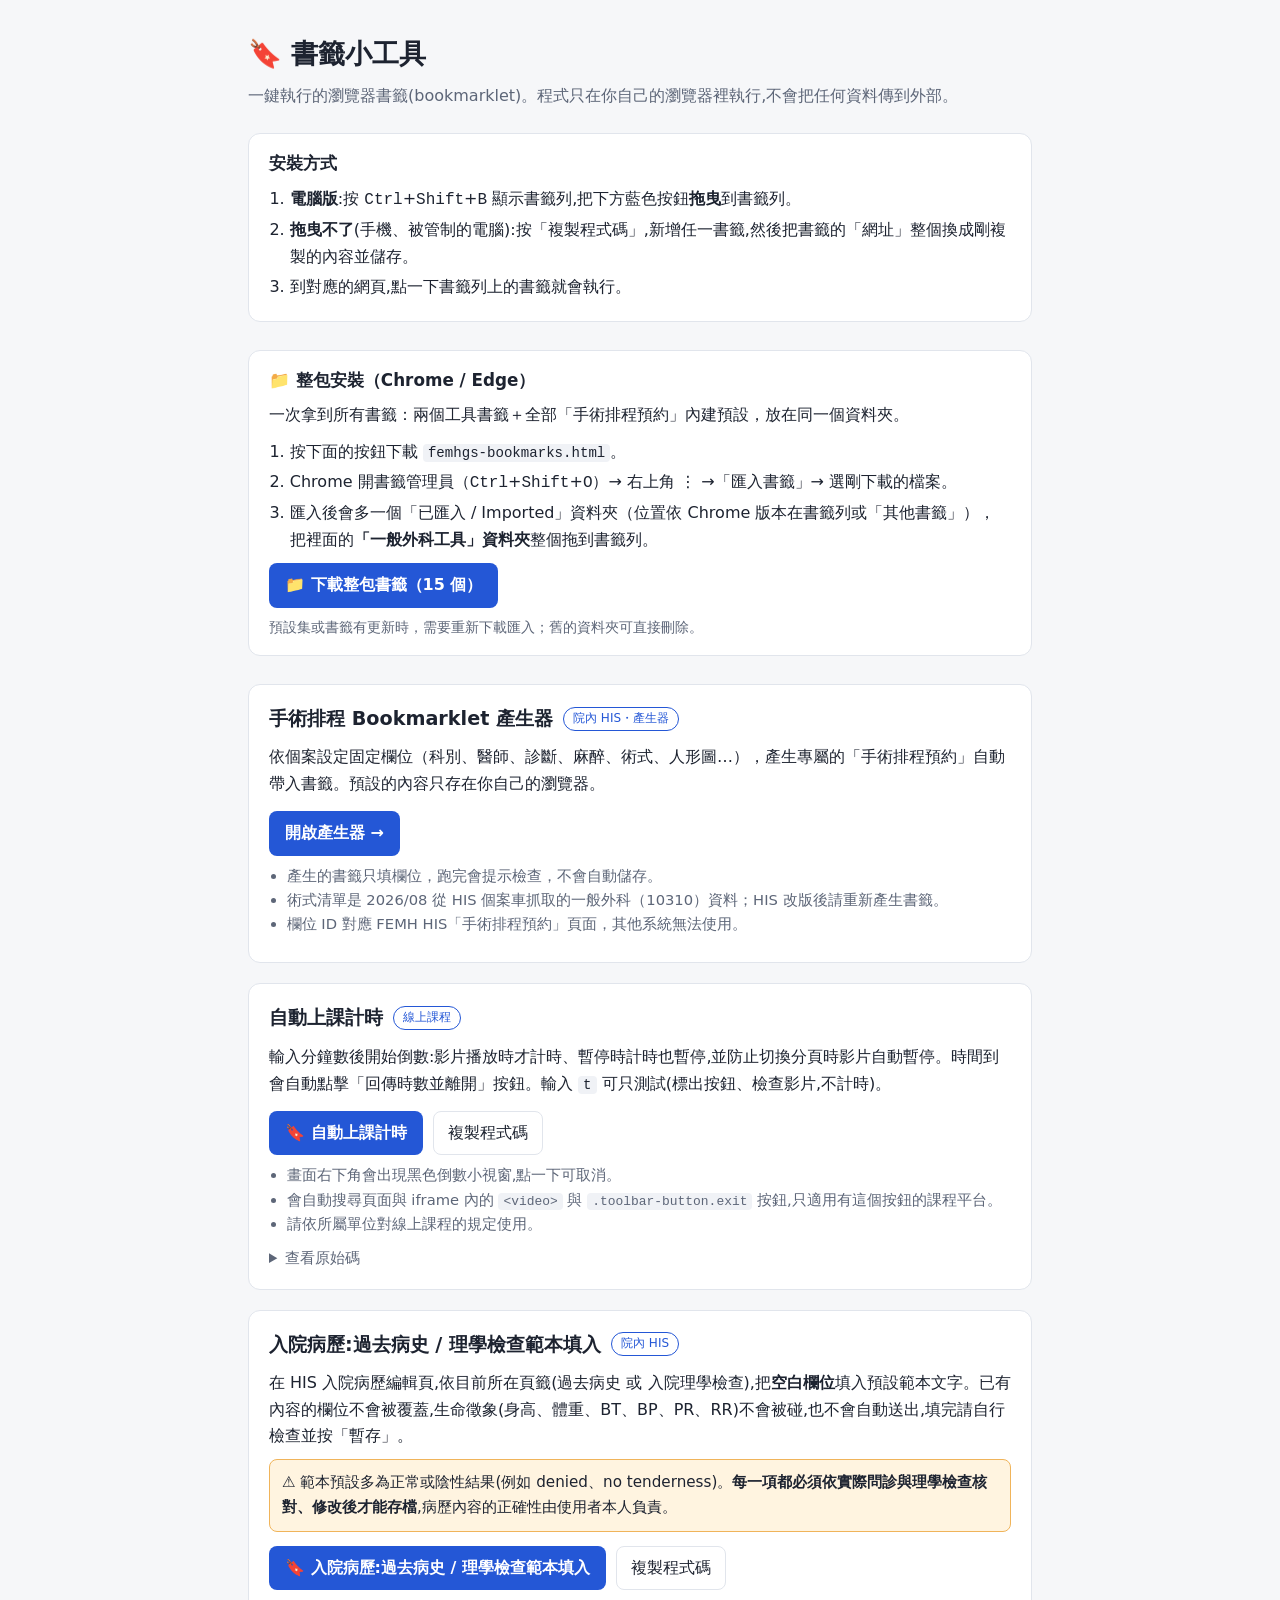
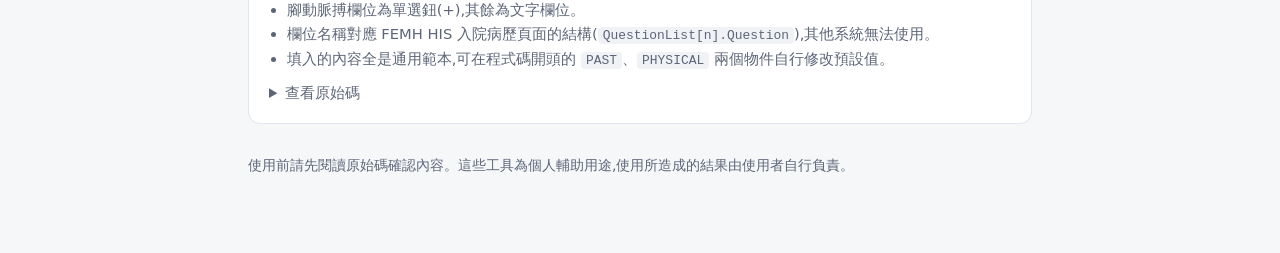
<file: index.html>
<!DOCTYPE html>
<html lang="zh-Hant">
<head>
<meta charset="utf-8">
<meta name="viewport" content="width=device-width, initial-scale=1">
<title>書籤小工具 Bookmarklets</title>
<style>
  :root { --bg:#f6f7f9; --fg:#1d2330; --muted:#5d6678; --card:#fff; --line:#e1e5ec; --accent:#2457d6; --warn-bg:#fff4e0; --warn-line:#f0b45a; --code:#f0f2f6; }
  @media (prefers-color-scheme: dark) {
    :root { --bg:#12151b; --fg:#e6e9ef; --muted:#9aa3b5; --card:#1a1f28; --line:#2a313d; --accent:#7ba2ff; --warn-bg:#33270f; --warn-line:#a87a2c; --code:#222936; }
  }
  * { box-sizing: border-box; }
  body { margin:0; background:var(--bg); color:var(--fg); font:16px/1.65 system-ui,-apple-system,"Segoe UI","Noto Sans TC","Microsoft JhengHei",sans-serif; }
  main { max-width: 820px; margin: 0 auto; padding: 32px 18px 64px; }
  h1 { font-size: 1.7rem; margin: 0 0 6px; }
  .lead { color: var(--muted); margin: 0 0 24px; }
  .how { background:var(--card); border:1px solid var(--line); border-radius:12px; padding:16px 20px; margin-bottom:28px; }
  .how h2 { font-size:1.05rem; margin:0 0 8px; }
  .how ol { margin:0; padding-left:1.3em; }
  .how li { margin:4px 0; }
  .card { background:var(--card); border:1px solid var(--line); border-radius:12px; padding:18px 20px; margin-bottom:20px; }
  .card header { display:flex; align-items:center; gap:10px; flex-wrap:wrap; }
  .card h2 { font-size:1.2rem; margin:0; }
  .tag { font-size:.75rem; color:var(--accent); border:1px solid var(--accent); border-radius:999px; padding:1px 9px; }
  .card p { margin:10px 0; }
  .warn { background:var(--warn-bg); border:1px solid var(--warn-line); border-radius:8px; padding:10px 12px; margin:10px 0; font-size:.95rem; }
  .actions { display:flex; gap:10px; flex-wrap:wrap; align-items:center; margin:14px 0 6px; }
  a.drag { display:inline-block; background:var(--accent); color:#fff; text-decoration:none; padding:9px 16px; border-radius:8px; font-weight:600; cursor:grab; }
  @media (prefers-color-scheme: dark) { a.drag { color:#0d1220; } }
  button.copy { font:inherit; background:transparent; color:var(--fg); border:1px solid var(--line); border-radius:8px; padding:8px 14px; cursor:pointer; }
  button.copy:hover { border-color:var(--accent); }
  button.dlbtn { font:inherit; background:var(--accent); color:#fff; border:0; border-radius:8px; padding:9px 16px; font-weight:600; cursor:pointer; }
  @media (prefers-color-scheme: dark) { button.dlbtn { color:#0d1220; } }
  .notes { color:var(--muted); font-size:.92rem; padding-left:1.2em; margin:8px 0; }
  code { background:var(--code); padding:1px 5px; border-radius:4px; font-size:.88em; }
  details { margin-top:10px; }
  summary { cursor:pointer; color:var(--muted); font-size:.92rem; }
  pre { background:var(--code); border-radius:8px; padding:12px; overflow:auto; max-height:320px; font-size:.78rem; line-height:1.45; white-space:pre-wrap; word-break:break-all; }
  pre code { background:none; padding:0; font-size:inherit; }
  footer { color:var(--muted); font-size:.88rem; margin-top:30px; }
  #toast { position:fixed; left:50%; bottom:24px; transform:translateX(-50%); background:#000; color:#fff; padding:8px 16px; border-radius:8px; opacity:0; transition:opacity .2s; pointer-events:none; }
  #toast.show { opacity:.92; }
</style>
</head>
<body>
<main>
  <h1>🔖 書籤小工具</h1>
  <p class="lead">一鍵執行的瀏覽器書籤(bookmarklet)。程式只在你自己的瀏覽器裡執行,不會把任何資料傳到外部。</p>

  <section class="how">
    <h2>安裝方式</h2>
    <ol>
      <li><strong>電腦版</strong>:按 <kbd>Ctrl</kbd>+<kbd>Shift</kbd>+<kbd>B</kbd> 顯示書籤列,把下方藍色按鈕<strong>拖曳</strong>到書籤列。</li>
      <li><strong>拖曳不了</strong>(手機、被管制的電腦):按「複製程式碼」,新增任一書籤,然後把書籤的「網址」整個換成剛複製的內容並儲存。</li>
      <li>到對應的網頁,點一下書籤列上的書籤就會執行。</li>
    </ol>
  </section>

  <section class="how">
    <h2>📁 整包安裝（Chrome / Edge）</h2>
    <p style="margin:0 0 10px">一次拿到所有書籤：兩個工具書籤＋全部「手術排程預約」內建預設，放在同一個資料夾。</p>
    <ol>
      <li>按下面的按鈕下載 <code>femhgs-bookmarks.html</code>。</li>
      <li>Chrome 開書籤管理員（<kbd>Ctrl</kbd>+<kbd>Shift</kbd>+<kbd>O</kbd>）→ 右上角 ⋮ →「匯入書籤」→ 選剛下載的檔案。</li>
      <li>匯入後會多一個「已匯入 / Imported」資料夾（位置依 Chrome 版本在書籤列或「其他書籤」），把裡面的<strong>「一般外科工具」資料夾</strong>整個拖到書籤列。</li>
    </ol>
    <p style="margin:10px 0 0"><button type="button" class="dlbtn" id="dlAll">📁 下載整包書籤</button></p>
    <p class="lead" style="margin:8px 0 0;font-size:.88rem">預設集或書籤有更新時，需要重新下載匯入；舊的資料夾可直接刪除。</p>
  </section>


    <article class="card" id="surgery-schedule">
      <header>
        <h2>手術排程 Bookmarklet 產生器</h2>
        <span class="tag">院內 HIS・產生器</span>
      </header>
      <p>依個案設定固定欄位（科別、醫師、診斷、麻醉、術式、人形圖…），產生專屬的「手術排程預約」自動帶入書籤。預設的內容只存在你自己的瀏覽器。</p>
      <div class="actions">
        <a class="drag" href="surgery-schedule/" style="cursor:pointer">開啟產生器 →</a>
      </div>
      <ul class="notes"><li>產生的書籤只填欄位，跑完會提示檢查，不會自動儲存。</li><li>術式清單是 2026/08 從 HIS 個案車抓取的一般外科（10310）資料；HIS 改版後請重新產生書籤。</li><li>欄位 ID 對應 FEMH HIS「手術排程預約」頁面，其他系統無法使用。</li></ul>
    </article>


    <article class="card" id="auto-class">
      <header>
        <h2>自動上課計時</h2>
        <span class="tag">線上課程</span>
      </header>
      <p>輸入分鐘數後開始倒數:影片播放時才計時、暫停時計時也暫停,並防止切換分頁時影片自動暫停。時間到會自動點擊「回傳時數並離開」按鈕。輸入 <code>t</code> 可只測試(標出按鈕、檢查影片,不計時)。</p>
      
      <div class="actions">
        <a class="drag" href="javascript:(function()%7Bvar%20inp%3Dprompt('%E5%B9%BE%E5%88%86%E9%90%98%E5%BE%8C%E9%BB%9E%E6%93%8A%E3%80%8C%E5%9B%9E%E5%82%B3%E6%99%82%E6%95%B8%E4%B8%A6%E9%9B%A2%E9%96%8B%E3%80%8D%3F(%E8%BC%B8%E5%85%A5%20t%20%E5%8F%AA%E6%B8%AC%E8%A9%A6)'%2C'30')%3Bif(inp%3D%3D%3Dnull)return%3Bif(window.__exitT)%7BclearInterval(window.__exitT)%3Bwindow.__exitT%3Dnull%7Dvar%20old%3Ddocument.getElementById('__exitB')%3Bif(old)old.remove()%3Bfunction%20patch(w)%7Btry%7Bif(w.__noPause)return%3Bw.__noPause%3D1%3Bvar%20d%3Dw.document%3B%5B'hidden'%2C'webkitHidden'%5D.forEach(function(k)%7Btry%7BObject.defineProperty(d%2Ck%2C%7Bget%3Afunction()%7Breturn%20false%7D%2Cconfigurable%3Atrue%7D)%7Dcatch(e)%7B%7D%7D)%3B%5B'visibilityState'%2C'webkitVisibilityState'%5D.forEach(function(k)%7Btry%7BObject.defineProperty(d%2Ck%2C%7Bget%3Afunction()%7Breturn%20'visible'%7D%2Cconfigurable%3Atrue%7D)%7Dcatch(e)%7B%7D%7D)%3Btry%7Bd.hasFocus%3Dfunction()%7Breturn%20true%7D%7Dcatch(e)%7B%7D%5B'visibilitychange'%2C'webkitvisibilitychange'%2C'blur'%5D.forEach(function(n)%7B%5Bw%2Cd%5D.forEach(function(x)%7Bx.addEventListener(n%2Cfunction(e)%7Bif(e.target%3D%3D%3Dw%7C%7Ce.target%3D%3D%3Dd)e.stopImmediatePropagation()%7D%2Ctrue)%7D)%7D)%7Dcatch(e)%7B%7D%7Dfunction%20all(w)%7Bpatch(w)%3Btry%7Bw.document.querySelectorAll('iframe%2Cframe').forEach(function(f)%7Ball(f.contentWindow)%7D)%7Dcatch(e)%7B%7D%7Dfunction%20vid(d)%7Btry%7Bvar%20v%3Dd.querySelector('video')%3Bif(v)return%20v%3Bvar%20f%3Dd.querySelectorAll('iframe%2Cframe')%3Bfor(var%20i%3D0%3Bi%3Cf.length%3Bi%2B%2B)%7Bvar%20r%3Dvid(f%5Bi%5D.contentDocument)%3Bif(r)return%20r%7D%7Dcatch(x)%7B%7Dreturn%20null%7Dfunction%20playing()%7Bvar%20v%3Dvid(document)%3Bif(v)return%20!v.paused%7C%7Cv.ended%3Btry%7Breturn%20!Object.getOwnPropertyDescriptor(Document.prototype%2C'hidden').get.call(document)%7Dcatch(e)%7Breturn%20true%7D%7Dfunction%20find(d)%7Btry%7Bvar%20e%3Dd.querySelector('.toolbar-button.exit')%3Bif(e)return%20e%3Bvar%20f%3Dd.querySelectorAll('iframe%2Cframe')%3Bfor(var%20i%3D0%3Bi%3Cf.length%3Bi%2B%2B)%7Bvar%20r%3Dfind(f%5Bi%5D.contentDocument)%3Bif(r)return%20r%7D%7Dcatch(x)%7B%7Dreturn%20null%7Dall(window)%3Bvar%20B%3Ddocument.createElement('div')%3BB.id%3D'__exitB'%3BB.style.cssText%3D'position%3Afixed%3Bright%3A12px%3Bbottom%3A12px%3Bz-index%3A2147483647%3Bbackground%3Ablack%3Bcolor%3Awhite%3Bpadding%3A8px%2012px%3Bborder-radius%3A8px%3Bfont%3A14px%20sans-serif%3Bcursor%3Apointer'%3Bdocument.body.appendChild(B)%3Bfunction%20done(msg)%7BB.textContent%3Dmsg%3BsetTimeout(function()%7BB.remove()%7D%2C6000)%7Dif(String(inp).trim().toLowerCase()%3D%3D%3D't')%7Bvar%20b0%3Dfind(document)%3Bvar%20v0%3Dvid(document)%3Bdone((b0%3F'%E6%89%BE%E5%88%B0%E6%8C%89%E9%88%95'%3A'%E6%89%BE%E4%B8%8D%E5%88%B0%E6%8C%89%E9%88%95')%2B'%7C'%2B(v0%3F(v0.paused%3F'%E5%BD%B1%E7%89%87%E6%9A%AB%E5%81%9C%E4%B8%AD'%3A'%E5%BD%B1%E7%89%87%E6%92%AD%E6%94%BE%E4%B8%AD')%3A'%E6%89%BE%E4%B8%8D%E5%88%B0%E5%BD%B1%E7%89%87')%2B'%7C%E5%B7%B2%E5%A5%97%E7%94%A8%E9%98%B2%E6%9A%AB%E5%81%9C')%3Bif(b0)b0.style.outline%3D'4px%20solid%20red'%3Breturn%7Dvar%20m%3DparseFloat(inp)%3Bif(!(m%3E0))%7BB.remove()%3Breturn%7Dvar%20rem%3Dm*60%3Bvar%20last%3DDate.now()%3Bvar%20t%3DsetInterval(tick%2C1000)%3Bwindow.__exitT%3Dt%3BB.onclick%3Dfunction()%7BclearInterval(t)%3Bwindow.__exitT%3Dnull%3BB.remove()%7D%3Bfunction%20tick()%7Ball(window)%3Bvar%20now%3DDate.now()%3Bvar%20dt%3D(now-last)%2F1000%3Blast%3Dnow%3Bvar%20p%3Dplaying()%3Bif(p)rem%3Drem-dt%3Bif(rem%3E0)%7Bvar%20s%3DMath.round(rem)%3Bvar%20mm%3DMath.floor(s%2F60)%3Bvar%20ss%3Ds-mm*60%3BB.textContent%3D(p%3F'%E2%8F%B3%20'%3A'%E2%8F%B8%20%E5%BD%B1%E7%89%87%E6%9A%AB%E5%81%9C%2C%E8%A8%88%E6%99%82%E6%9A%AB%E5%81%9C%20')%2Bmm%2B'%3A'%2B('0'%2Bss).slice(-2)%2B'%20%E5%BE%8C%E5%9B%9E%E5%82%B3%E6%99%82%E6%95%B8(%E9%BB%9E%E6%AD%A4%E5%8F%96%E6%B6%88)'%3Breturn%7DclearInterval(t)%3Bwindow.__exitT%3Dnull%3Bvar%20b%3Dfind(document)%3Bif(b)%7Bb.click()%3Bdone('%E2%9C%85%20%E5%B7%B2%E9%BB%9E%E6%93%8A')%7Delse%20done('%E2%9D%8C%20%E6%89%BE%E4%B8%8D%E5%88%B0%E6%8C%89%E9%88%95')%7Dtick()%7D)()%3B" draggable="true" title="拖曳到書籤列" onclick="alert('請把這個按鈕「拖曳」到瀏覽器的書籤列,不要直接點擊。');return false;">🔖 自動上課計時</a>
        <button type="button" class="copy" data-id="auto-class">複製程式碼</button>
      </div>
      <ul class="notes"><li>畫面右下角會出現黑色倒數小視窗,點一下可取消。</li><li>會自動搜尋頁面與 iframe 內的 <code>&lt;video&gt;</code> 與 <code>.toolbar-button.exit</code> 按鈕,只適用有這個按鈕的課程平台。</li><li>請依所屬單位對線上課程的規定使用。</li></ul>
      <details>
        <summary>查看原始碼</summary>
        <pre><code>(function(){var inp=prompt('幾分鐘後點擊「回傳時數並離開」?(輸入 t 只測試)','30');if(inp===null)return;if(window.__exitT){clearInterval(window.__exitT);window.__exitT=null}var old=document.getElementById('__exitB');if(old)old.remove();function patch(w){try{if(w.__noPause)return;w.__noPause=1;var d=w.document;['hidden','webkitHidden'].forEach(function(k){try{Object.defineProperty(d,k,{get:function(){return false},configurable:true})}catch(e){}});['visibilityState','webkitVisibilityState'].forEach(function(k){try{Object.defineProperty(d,k,{get:function(){return 'visible'},configurable:true})}catch(e){}});try{d.hasFocus=function(){return true}}catch(e){}['visibilitychange','webkitvisibilitychange','blur'].forEach(function(n){[w,d].forEach(function(x){x.addEventListener(n,function(e){if(e.target===w||e.target===d)e.stopImmediatePropagation()},true)})})}catch(e){}}function all(w){patch(w);try{w.document.querySelectorAll('iframe,frame').forEach(function(f){all(f.contentWindow)})}catch(e){}}function vid(d){try{var v=d.querySelector('video');if(v)return v;var f=d.querySelectorAll('iframe,frame');for(var i=0;i&lt;f.length;i++){var r=vid(f[i].contentDocument);if(r)return r}}catch(x){}return null}function playing(){var v=vid(document);if(v)return !v.paused||v.ended;try{return !Object.getOwnPropertyDescriptor(Document.prototype,'hidden').get.call(document)}catch(e){return true}}function find(d){try{var e=d.querySelector('.toolbar-button.exit');if(e)return e;var f=d.querySelectorAll('iframe,frame');for(var i=0;i&lt;f.length;i++){var r=find(f[i].contentDocument);if(r)return r}}catch(x){}return null}all(window);var B=document.createElement('div');B.id='__exitB';B.style.cssText='position:fixed;right:12px;bottom:12px;z-index:2147483647;background:black;color:white;padding:8px 12px;border-radius:8px;font:14px sans-serif;cursor:pointer';document.body.appendChild(B);function done(msg){B.textContent=msg;setTimeout(function(){B.remove()},6000)}if(String(inp).trim().toLowerCase()==='t'){var b0=find(document);var v0=vid(document);done((b0?'找到按鈕':'找不到按鈕')+'|'+(v0?(v0.paused?'影片暫停中':'影片播放中'):'找不到影片')+'|已套用防暫停');if(b0)b0.style.outline='4px solid red';return}var m=parseFloat(inp);if(!(m&gt;0)){B.remove();return}var rem=m*60;var last=Date.now();var t=setInterval(tick,1000);window.__exitT=t;B.onclick=function(){clearInterval(t);window.__exitT=null;B.remove()};function tick(){all(window);var now=Date.now();var dt=(now-last)/1000;last=now;var p=playing();if(p)rem=rem-dt;if(rem&gt;0){var s=Math.round(rem);var mm=Math.floor(s/60);var ss=s-mm*60;B.textContent=(p?'⏳ ':'⏸ 影片暫停,計時暫停 ')+mm+':'+('0'+ss).slice(-2)+' 後回傳時數(點此取消)';return}clearInterval(t);window.__exitT=null;var b=find(document);if(b){b.click();done('✅ 已點擊')}else done('❌ 找不到按鈕')}tick()})();</code></pre>
      </details>
    </article>

    <article class="card" id="pe-template">
      <header>
        <h2>入院病歷:過去病史 / 理學檢查範本填入</h2>
        <span class="tag">院內 HIS</span>
      </header>
      <p>在 HIS 入院病歷編輯頁,依目前所在頁籤(過去病史 或 入院理學檢查),把<strong>空白欄位</strong>填入預設範本文字。已有內容的欄位不會被覆蓋,生命徵象(身高、體重、BT、BP、PR、RR)不會被碰,也不會自動送出,填完請自行檢查並按「暫存」。</p>
      <div class="warn" role="note">⚠️ 範本預設多為正常或陰性結果(例如 denied、no tenderness)。<strong>每一項都必須依實際問診與理學檢查核對、修改後才能存檔</strong>,病歷內容的正確性由使用者本人負責。</div>
      <div class="actions">
        <a class="drag" href="javascript:(function()%7B%20%20var%20PAST%20%3D%20%7B%20%20%20%20%22Cardiovascular%20disease%22%3A%20%22denied%22%2C%20%20%20%20%22Hypertension%22%3A%20%22denied%22%2C%20%20%20%20%22Pulmonary%20disease%22%3A%20%22denied%22%2C%20%20%20%20%22Gastrointestinal%20disease%22%3A%20%22denied%22%2C%20%20%20%20%22Liver%20disease%22%3A%20%22denied%22%2C%20%20%20%20%22Renal%20disease%22%3A%20%22denied%22%2C%20%20%20%20%22D.M.%20or%20Endocrinopathy%22%3A%20%22denied%22%2C%20%20%20%20%22Cigarette%20smoking%20or%20Alcohol%20drinking%22%3A%20%22denied%22%2C%20%20%20%20%22Drug%20allergy%22%3A%20%22NKA%22%2C%20%20%20%20%22Previous%20Operation%22%3A%20%22denied%22%2C%20%20%20%20%22Blood%20Transfusion%22%3A%20%22denied%22%2C%20%20%20%20%22Special%20exposure%20history%22%3A%20%22denied%22%2C%20%20%20%20%22Others%22%3A%20%22nil%22%20%20%7D%3B%20%20var%20PHYSICAL%20%3D%20%7B%20%20%20%20%22Development%22%3A%20%22fair%22%2C%20%20%20%20%22Nutrition%22%3A%20%22fair%22%2C%20%20%20%20%22Mentality%22%3A%20%22oriented%22%2C%20%20%20%20%22Cooperation%22%3A%20%22cooperative%22%2C%20%20%20%20%22Conjunctiva%22%3A%20%22not%20pale%22%2C%20%20%20%20%22Sclera%22%3A%20%22anicteric%22%2C%20%20%20%20%22Pupil%22%3A%20%22Isocoric%22%2C%20%20%20%20%22Light%20reflex%22%3A%20%22(%2B%2F%2B)%2C%20prompt%22%2C%20%20%20%20%22E.N.T.%22%3A%20%22grossly%20normal%22%2C%20%20%20%20%22Thyroid%22%3A%20%22no%20obvious%20enlargement%22%2C%20%20%20%20%22Lymph%20node%22%3A%20%22no%20obvious%20enlarged%20lymphnode%22%2C%20%20%20%20%22Chest%20wall%22%3A%20%22bilateral%20symmetric%20expansion%22%2C%20%20%20%20%22Lung%22%3A%20%22bilateral%20clear%20breathing%20sound%22%2C%20%20%20%20%22Breast%22%3A%20%22not%20examined%22%2C%20%20%20%20%22Heart%22%3A%20%22no%20murmur%22%2C%20%20%20%20%22Shape%22%3A%20%22soft%20and%20flat%22%2C%20%20%20%20%22Tenderness%22%3A%20%22no%20tenderness%22%2C%20%20%20%20%22Liver%22%3A%20%22impalpable%22%2C%20%20%20%20%22Spleen%22%3A%20%22impalpable%22%2C%20%20%20%20%22Scar%22%3A%20%22nil%22%2C%20%20%20%20%22Palpable%20Mass%22%3A%20%22impalpable%22%2C%20%20%20%20%22Kidney%22%3A%20%22no%20CV%20angle%20knocking%20pain%22%2C%20%20%20%20%22Bowel%20Sound%22%3A%20%22normoactive%22%2C%20%20%20%20%22others%22%3A%20%22nil%22%2C%20%20%20%20%22Extremities%22%3A%20%22Freely%20movable%2C%20no%20pitting%20edema%22%2C%20%20%20%20%22External%20genitalia%22%3A%20%22no%20abnormality%22%2C%20%20%20%20%22Carotid%20a.(right)%22%3A%20%22%2B%22%2C%20%20%20%20%22Carotid%20a.(left)%22%3A%20%22%2B%22%2C%20%20%20%20%22Radial%20a.(right)%22%3A%20%22%2B%22%2C%20%20%20%20%22Radial%20a.(left)%22%3A%20%22%2B%22%2C%20%20%20%20%22Femoral%20a.(right)%22%3A%20%22%2B%22%2C%20%20%20%20%22Femoral%20a.(left)%22%3A%20%22%2B%22%2C%20%20%20%20%22Popliteal%20a.(right)%22%3A%20%22%2B%22%2C%20%20%20%20%22Popliteal%20a.(left)%22%3A%20%22%2B%22%2C%20%20%20%20%22Dorsalis%20pedis%20a.(right)%22%3A%20%22%2B%22%2C%20%20%20%20%22Dorsalis%20pedis%20a.(left)%22%3A%20%22%2B%22%2C%20%20%20%20%22Posterior%20tibial%20a.(right)%22%3A%20%22%2B%22%2C%20%20%20%20%22Posterior%20tibial%20a.(left)%22%3A%20%22%2B%22%20%20%7D%3B%20%20var%20SKIP_VITALS%20%3D%20%5B%22Body%20height%22%2C%22Body%20weight%22%2C%22BT%22%2C%22BP%22%2C%22PR%22%2C%22RR%22%5D%3B%20%20function%20norm(s)%7B%20return%20(s%7C%7C%22%22).trim()%3B%20%7D%20%20var%20qEls%20%3D%20document.querySelectorAll('input%5Bname%24%3D%22.Question%22%5D')%3B%20%20if%20(qEls.length%20%3D%3D%3D%200)%7B%20alert(%22%E6%89%BE%E4%B8%8D%E5%88%B0%E6%AC%84%E4%BD%8D%2C%E8%AB%8B%E7%A2%BA%E8%AA%8D%E7%9B%AE%E5%89%8D%E5%9C%A8%E3%80%8C%E9%81%8E%E5%8E%BB%E7%97%85%E5%8F%B2%E3%80%8D%E6%88%96%E3%80%8C%E5%85%A5%E9%99%A2%E7%90%86%E5%AD%B8%E6%AA%A2%E6%9F%A5%E3%80%8D%E9%A0%81%E7%B1%A4%22)%3B%20return%3B%20%7D%20%20var%20questions%20%3D%20Array.prototype.map.call(qEls%2C%20function(el)%7B%20return%20norm(el.value)%3B%20%7D)%3B%20%20var%20isPast%20%3D%20questions.indexOf(%22Cardiovascular%20disease%22)%20!%3D%3D%20-1%3B%20%20var%20isPhysical%20%3D%20questions.indexOf(%22Body%20height%22)%20!%3D%3D%20-1%3B%20%20var%20map%20%3D%20isPast%20%3F%20PAST%20%3A%20(isPhysical%20%3F%20PHYSICAL%20%3A%20null)%3B%20%20if%20(!map)%7B%20alert(%22%E7%9B%AE%E5%89%8D%E9%A0%81%E7%B1%A4%E4%B8%8D%E6%98%AF%E3%80%8C%E9%81%8E%E5%8E%BB%E7%97%85%E5%8F%B2%E3%80%8D%E6%88%96%E3%80%8C%E5%85%A5%E9%99%A2%E7%90%86%E5%AD%B8%E6%AA%A2%E6%9F%A5%E3%80%8D%2C%E7%84%A1%E6%B3%95%E8%87%AA%E5%8B%95%E5%A1%AB%E5%85%A5%22)%3B%20return%3B%20%7D%20%20var%20filled%20%3D%200%2C%20skippedVitals%20%3D%200%2C%20skippedFilled%20%3D%200%2C%20notFound%20%3D%200%3B%20%20qEls.forEach(function(qEl)%7B%20%20%20%20var%20m%20%3D%20qEl.name.match(%2FQuestionList%5C%5B(%5Cd%2B)%5C%5D%2F)%3B%20%20%20%20if%20(!m)%20return%3B%20%20%20%20var%20idx%20%3D%20m%5B1%5D%3B%20%20%20%20var%20qText%20%3D%20norm(qEl.value)%3B%20%20%20%20if%20(isPhysical%20%26%26%20SKIP_VITALS.indexOf(qText)%20!%3D%3D%20-1)%7B%20skippedVitals%2B%2B%3B%20return%3B%20%7D%20%20%20%20if%20(!(qText%20in%20map))%20return%3B%20%20%20%20var%20answerEls%20%3D%20document.querySelectorAll('%5Bname%3D%22QuestionList%5B'%2Bidx%2B'%5D.Answer%22%5D')%3B%20%20%20%20if%20(!answerEls.length)%20return%3B%20%20%20%20var%20desired%20%3D%20map%5BqText%5D%3B%20%20%20%20if%20(answerEls%5B0%5D.type%20%3D%3D%3D%20%22radio%22)%7B%20%20%20%20%20%20var%20alreadyChecked%20%3D%20Array.prototype.some.call(answerEls%2C%20function(r)%7B%20return%20r.checked%3B%20%7D)%3B%20%20%20%20%20%20if%20(alreadyChecked)%7B%20skippedFilled%2B%2B%3B%20return%3B%20%7D%20%20%20%20%20%20var%20target%20%3D%20Array.prototype.filter.call(answerEls%2C%20function(r)%7B%20return%20r.value%20%3D%3D%3D%20desired%3B%20%7D)%5B0%5D%3B%20%20%20%20%20%20if%20(!target)%7B%20notFound%2B%2B%3B%20return%3B%20%7D%20%20%20%20%20%20target.checked%20%3D%20true%3B%20%20%20%20%20%20target.dispatchEvent(new%20Event(%22click%22%2C%20%7Bbubbles%3Atrue%7D))%3B%20%20%20%20%20%20target.dispatchEvent(new%20Event(%22change%22%2C%20%7Bbubbles%3Atrue%7D))%3B%20%20%20%20%20%20filled%2B%2B%3B%20%20%20%20%7D%20else%20%7B%20%20%20%20%20%20var%20el%20%3D%20answerEls%5B0%5D%3B%20%20%20%20%20%20if%20(norm(el.value)%20!%3D%3D%20%22%22)%7B%20skippedFilled%2B%2B%3B%20return%3B%20%7D%20%20%20%20%20%20el.value%20%3D%20desired%3B%20%20%20%20%20%20el.dispatchEvent(new%20Event(%22input%22%2C%20%7Bbubbles%3Atrue%7D))%3B%20%20%20%20%20%20el.dispatchEvent(new%20Event(%22change%22%2C%20%7Bbubbles%3Atrue%7D))%3B%20%20%20%20%20%20filled%2B%2B%3B%20%20%20%20%7D%20%20%7D)%3B%20%20alert(%22%E5%B7%B2%E8%87%AA%E5%8B%95%E5%A1%AB%E5%85%A5%20%22%20%2B%20filled%20%2B%20%22%20%E5%80%8B%E6%AC%84%E4%BD%8D%22%20%2B%20(isPhysical%20%3F%20(%22%5Cn%E7%95%A5%E9%81%8E%E7%94%9F%E5%91%BD%E5%BE%B5%E8%B1%A1(%E4%B8%8D%E5%8B%95)%20%22%20%2B%20skippedVitals%20%2B%20%22%20%E5%80%8B%22)%20%3A%20%22%22)%20%2B%20%22%5Cn%E7%95%A5%E9%81%8E%E5%B7%B2%E6%9C%89%E5%85%A7%E5%AE%B9%20%22%20%2B%20skippedFilled%20%2B%20%22%20%E5%80%8B%22%20%2B%20(notFound%3F%20(%22%5Cn%E6%89%BE%E4%B8%8D%E5%88%B0%E5%B0%8D%E6%87%89%E9%81%B8%E9%A0%85%20%22%20%2B%20notFound%20%2B%20%22%20%E5%80%8B%22)%20%3A%20%22%22)%20%2B%20%22%5Cn%5Cn%E5%A1%AB%E5%AE%8C%E8%AB%8B%E8%87%AA%E8%A1%8C%E6%AA%A2%E6%9F%A5%E4%B8%A6%E6%8C%89%E3%80%8C%E6%9A%AB%E5%AD%98%E3%80%8D%E5%84%B2%E5%AD%98%22)%3B%7D)()%3B" draggable="true" title="拖曳到書籤列" onclick="alert('請把這個按鈕「拖曳」到瀏覽器的書籤列,不要直接點擊。');return false;">🔖 入院病歷:過去病史 / 理學檢查範本填入</a>
        <button type="button" class="copy" data-id="pe-template">複製程式碼</button>
      </div>
      <ul class="notes"><li>腳動脈搏欄位為單選鈕(+),其餘為文字欄位。</li><li>欄位名稱對應 FEMH HIS 入院病歷頁面的結構(<code>QuestionList[n].Question</code>),其他系統無法使用。</li><li>填入的內容全是通用範本,可在程式碼開頭的 <code>PAST</code>、<code>PHYSICAL</code> 兩個物件自行修改預設值。</li></ul>
      <details>
        <summary>查看原始碼</summary>
        <pre><code>(function(){  var PAST = {    &quot;Cardiovascular disease&quot;: &quot;denied&quot;,    &quot;Hypertension&quot;: &quot;denied&quot;,    &quot;Pulmonary disease&quot;: &quot;denied&quot;,    &quot;Gastrointestinal disease&quot;: &quot;denied&quot;,    &quot;Liver disease&quot;: &quot;denied&quot;,    &quot;Renal disease&quot;: &quot;denied&quot;,    &quot;D.M. or Endocrinopathy&quot;: &quot;denied&quot;,    &quot;Cigarette smoking or Alcohol drinking&quot;: &quot;denied&quot;,    &quot;Drug allergy&quot;: &quot;NKA&quot;,    &quot;Previous Operation&quot;: &quot;denied&quot;,    &quot;Blood Transfusion&quot;: &quot;denied&quot;,    &quot;Special exposure history&quot;: &quot;denied&quot;,    &quot;Others&quot;: &quot;nil&quot;  };  var PHYSICAL = {    &quot;Development&quot;: &quot;fair&quot;,    &quot;Nutrition&quot;: &quot;fair&quot;,    &quot;Mentality&quot;: &quot;oriented&quot;,    &quot;Cooperation&quot;: &quot;cooperative&quot;,    &quot;Conjunctiva&quot;: &quot;not pale&quot;,    &quot;Sclera&quot;: &quot;anicteric&quot;,    &quot;Pupil&quot;: &quot;Isocoric&quot;,    &quot;Light reflex&quot;: &quot;(+/+), prompt&quot;,    &quot;E.N.T.&quot;: &quot;grossly normal&quot;,    &quot;Thyroid&quot;: &quot;no obvious enlargement&quot;,    &quot;Lymph node&quot;: &quot;no obvious enlarged lymphnode&quot;,    &quot;Chest wall&quot;: &quot;bilateral symmetric expansion&quot;,    &quot;Lung&quot;: &quot;bilateral clear breathing sound&quot;,    &quot;Breast&quot;: &quot;not examined&quot;,    &quot;Heart&quot;: &quot;no murmur&quot;,    &quot;Shape&quot;: &quot;soft and flat&quot;,    &quot;Tenderness&quot;: &quot;no tenderness&quot;,    &quot;Liver&quot;: &quot;impalpable&quot;,    &quot;Spleen&quot;: &quot;impalpable&quot;,    &quot;Scar&quot;: &quot;nil&quot;,    &quot;Palpable Mass&quot;: &quot;impalpable&quot;,    &quot;Kidney&quot;: &quot;no CV angle knocking pain&quot;,    &quot;Bowel Sound&quot;: &quot;normoactive&quot;,    &quot;others&quot;: &quot;nil&quot;,    &quot;Extremities&quot;: &quot;Freely movable, no pitting edema&quot;,    &quot;External genitalia&quot;: &quot;no abnormality&quot;,    &quot;Carotid a.(right)&quot;: &quot;+&quot;,    &quot;Carotid a.(left)&quot;: &quot;+&quot;,    &quot;Radial a.(right)&quot;: &quot;+&quot;,    &quot;Radial a.(left)&quot;: &quot;+&quot;,    &quot;Femoral a.(right)&quot;: &quot;+&quot;,    &quot;Femoral a.(left)&quot;: &quot;+&quot;,    &quot;Popliteal a.(right)&quot;: &quot;+&quot;,    &quot;Popliteal a.(left)&quot;: &quot;+&quot;,    &quot;Dorsalis pedis a.(right)&quot;: &quot;+&quot;,    &quot;Dorsalis pedis a.(left)&quot;: &quot;+&quot;,    &quot;Posterior tibial a.(right)&quot;: &quot;+&quot;,    &quot;Posterior tibial a.(left)&quot;: &quot;+&quot;  };  var SKIP_VITALS = [&quot;Body height&quot;,&quot;Body weight&quot;,&quot;BT&quot;,&quot;BP&quot;,&quot;PR&quot;,&quot;RR&quot;];  function norm(s){ return (s||&quot;&quot;).trim(); }  var qEls = document.querySelectorAll('input[name$=&quot;.Question&quot;]');  if (qEls.length === 0){ alert(&quot;找不到欄位,請確認目前在「過去病史」或「入院理學檢查」頁籤&quot;); return; }  var questions = Array.prototype.map.call(qEls, function(el){ return norm(el.value); });  var isPast = questions.indexOf(&quot;Cardiovascular disease&quot;) !== -1;  var isPhysical = questions.indexOf(&quot;Body height&quot;) !== -1;  var map = isPast ? PAST : (isPhysical ? PHYSICAL : null);  if (!map){ alert(&quot;目前頁籤不是「過去病史」或「入院理學檢查」,無法自動填入&quot;); return; }  var filled = 0, skippedVitals = 0, skippedFilled = 0, notFound = 0;  qEls.forEach(function(qEl){    var m = qEl.name.match(/QuestionList\[(\d+)\]/);    if (!m) return;    var idx = m[1];    var qText = norm(qEl.value);    if (isPhysical &amp;&amp; SKIP_VITALS.indexOf(qText) !== -1){ skippedVitals++; return; }    if (!(qText in map)) return;    var answerEls = document.querySelectorAll('[name=&quot;QuestionList['+idx+'].Answer&quot;]');    if (!answerEls.length) return;    var desired = map[qText];    if (answerEls[0].type === &quot;radio&quot;){      var alreadyChecked = Array.prototype.some.call(answerEls, function(r){ return r.checked; });      if (alreadyChecked){ skippedFilled++; return; }      var target = Array.prototype.filter.call(answerEls, function(r){ return r.value === desired; })[0];      if (!target){ notFound++; return; }      target.checked = true;      target.dispatchEvent(new Event(&quot;click&quot;, {bubbles:true}));      target.dispatchEvent(new Event(&quot;change&quot;, {bubbles:true}));      filled++;    } else {      var el = answerEls[0];      if (norm(el.value) !== &quot;&quot;){ skippedFilled++; return; }      el.value = desired;      el.dispatchEvent(new Event(&quot;input&quot;, {bubbles:true}));      el.dispatchEvent(new Event(&quot;change&quot;, {bubbles:true}));      filled++;    }  });  alert(&quot;已自動填入 &quot; + filled + &quot; 個欄位&quot; + (isPhysical ? (&quot;\n略過生命徵象(不動) &quot; + skippedVitals + &quot; 個&quot;) : &quot;&quot;) + &quot;\n略過已有內容 &quot; + skippedFilled + &quot; 個&quot; + (notFound? (&quot;\n找不到對應選項 &quot; + notFound + &quot; 個&quot;) : &quot;&quot;) + &quot;\n\n填完請自行檢查並按「暫存」儲存&quot;);})();</code></pre>
      </details>
    </article>

  <footer>
    <p>使用前請先閱讀原始碼確認內容。這些工具為個人輔助用途,使用所造成的結果由使用者自行負責。</p>
  </footer>
</main>
<div id="toast"></div>
<script src="surgery-schedule/data/procedures.js"></script>
<script src="surgery-schedule/data/presets.js"></script>
<script src="surgery-schedule/buildscript.js"></script>
<script src="assets/bookmarks-export.js"></script>
<script>
  var CODE = {"auto-class":"javascript:(function(){var inp=prompt('幾分鐘後點擊「回傳時數並離開」?(輸入 t 只測試)','30');if(inp===null)return;if(window.__exitT){clearInterval(window.__exitT);window.__exitT=null}var old=document.getElementById('__exitB');if(old)old.remove();function patch(w){try{if(w.__noPause)return;w.__noPause=1;var d=w.document;['hidden','webkitHidden'].forEach(function(k){try{Object.defineProperty(d,k,{get:function(){return false},configurable:true})}catch(e){}});['visibilityState','webkitVisibilityState'].forEach(function(k){try{Object.defineProperty(d,k,{get:function(){return 'visible'},configurable:true})}catch(e){}});try{d.hasFocus=function(){return true}}catch(e){}['visibilitychange','webkitvisibilitychange','blur'].forEach(function(n){[w,d].forEach(function(x){x.addEventListener(n,function(e){if(e.target===w||e.target===d)e.stopImmediatePropagation()},true)})})}catch(e){}}function all(w){patch(w);try{w.document.querySelectorAll('iframe,frame').forEach(function(f){all(f.contentWindow)})}catch(e){}}function vid(d){try{var v=d.querySelector('video');if(v)return v;var f=d.querySelectorAll('iframe,frame');for(var i=0;i\u003cf.length;i++){var r=vid(f[i].contentDocument);if(r)return r}}catch(x){}return null}function playing(){var v=vid(document);if(v)return !v.paused||v.ended;try{return !Object.getOwnPropertyDescriptor(Document.prototype,'hidden').get.call(document)}catch(e){return true}}function find(d){try{var e=d.querySelector('.toolbar-button.exit');if(e)return e;var f=d.querySelectorAll('iframe,frame');for(var i=0;i\u003cf.length;i++){var r=find(f[i].contentDocument);if(r)return r}}catch(x){}return null}all(window);var B=document.createElement('div');B.id='__exitB';B.style.cssText='position:fixed;right:12px;bottom:12px;z-index:2147483647;background:black;color:white;padding:8px 12px;border-radius:8px;font:14px sans-serif;cursor:pointer';document.body.appendChild(B);function done(msg){B.textContent=msg;setTimeout(function(){B.remove()},6000)}if(String(inp).trim().toLowerCase()==='t'){var b0=find(document);var v0=vid(document);done((b0?'找到按鈕':'找不到按鈕')+'|'+(v0?(v0.paused?'影片暫停中':'影片播放中'):'找不到影片')+'|已套用防暫停');if(b0)b0.style.outline='4px solid red';return}var m=parseFloat(inp);if(!(m>0)){B.remove();return}var rem=m*60;var last=Date.now();var t=setInterval(tick,1000);window.__exitT=t;B.onclick=function(){clearInterval(t);window.__exitT=null;B.remove()};function tick(){all(window);var now=Date.now();var dt=(now-last)/1000;last=now;var p=playing();if(p)rem=rem-dt;if(rem>0){var s=Math.round(rem);var mm=Math.floor(s/60);var ss=s-mm*60;B.textContent=(p?'⏳ ':'⏸ 影片暫停,計時暫停 ')+mm+':'+('0'+ss).slice(-2)+' 後回傳時數(點此取消)';return}clearInterval(t);window.__exitT=null;var b=find(document);if(b){b.click();done('✅ 已點擊')}else done('❌ 找不到按鈕')}tick()})();","pe-template":"javascript:(function(){  var PAST = {    \"Cardiovascular disease\": \"denied\",    \"Hypertension\": \"denied\",    \"Pulmonary disease\": \"denied\",    \"Gastrointestinal disease\": \"denied\",    \"Liver disease\": \"denied\",    \"Renal disease\": \"denied\",    \"D.M. or Endocrinopathy\": \"denied\",    \"Cigarette smoking or Alcohol drinking\": \"denied\",    \"Drug allergy\": \"NKA\",    \"Previous Operation\": \"denied\",    \"Blood Transfusion\": \"denied\",    \"Special exposure history\": \"denied\",    \"Others\": \"nil\"  };  var PHYSICAL = {    \"Development\": \"fair\",    \"Nutrition\": \"fair\",    \"Mentality\": \"oriented\",    \"Cooperation\": \"cooperative\",    \"Conjunctiva\": \"not pale\",    \"Sclera\": \"anicteric\",    \"Pupil\": \"Isocoric\",    \"Light reflex\": \"(+/+), prompt\",    \"E.N.T.\": \"grossly normal\",    \"Thyroid\": \"no obvious enlargement\",    \"Lymph node\": \"no obvious enlarged lymphnode\",    \"Chest wall\": \"bilateral symmetric expansion\",    \"Lung\": \"bilateral clear breathing sound\",    \"Breast\": \"not examined\",    \"Heart\": \"no murmur\",    \"Shape\": \"soft and flat\",    \"Tenderness\": \"no tenderness\",    \"Liver\": \"impalpable\",    \"Spleen\": \"impalpable\",    \"Scar\": \"nil\",    \"Palpable Mass\": \"impalpable\",    \"Kidney\": \"no CV angle knocking pain\",    \"Bowel Sound\": \"normoactive\",    \"others\": \"nil\",    \"Extremities\": \"Freely movable, no pitting edema\",    \"External genitalia\": \"no abnormality\",    \"Carotid a.(right)\": \"+\",    \"Carotid a.(left)\": \"+\",    \"Radial a.(right)\": \"+\",    \"Radial a.(left)\": \"+\",    \"Femoral a.(right)\": \"+\",    \"Femoral a.(left)\": \"+\",    \"Popliteal a.(right)\": \"+\",    \"Popliteal a.(left)\": \"+\",    \"Dorsalis pedis a.(right)\": \"+\",    \"Dorsalis pedis a.(left)\": \"+\",    \"Posterior tibial a.(right)\": \"+\",    \"Posterior tibial a.(left)\": \"+\"  };  var SKIP_VITALS = [\"Body height\",\"Body weight\",\"BT\",\"BP\",\"PR\",\"RR\"];  function norm(s){ return (s||\"\").trim(); }  var qEls = document.querySelectorAll('input[name$=\".Question\"]');  if (qEls.length === 0){ alert(\"找不到欄位,請確認目前在「過去病史」或「入院理學檢查」頁籤\"); return; }  var questions = Array.prototype.map.call(qEls, function(el){ return norm(el.value); });  var isPast = questions.indexOf(\"Cardiovascular disease\") !== -1;  var isPhysical = questions.indexOf(\"Body height\") !== -1;  var map = isPast ? PAST : (isPhysical ? PHYSICAL : null);  if (!map){ alert(\"目前頁籤不是「過去病史」或「入院理學檢查」,無法自動填入\"); return; }  var filled = 0, skippedVitals = 0, skippedFilled = 0, notFound = 0;  qEls.forEach(function(qEl){    var m = qEl.name.match(/QuestionList\\[(\\d+)\\]/);    if (!m) return;    var idx = m[1];    var qText = norm(qEl.value);    if (isPhysical && SKIP_VITALS.indexOf(qText) !== -1){ skippedVitals++; return; }    if (!(qText in map)) return;    var answerEls = document.querySelectorAll('[name=\"QuestionList['+idx+'].Answer\"]');    if (!answerEls.length) return;    var desired = map[qText];    if (answerEls[0].type === \"radio\"){      var alreadyChecked = Array.prototype.some.call(answerEls, function(r){ return r.checked; });      if (alreadyChecked){ skippedFilled++; return; }      var target = Array.prototype.filter.call(answerEls, function(r){ return r.value === desired; })[0];      if (!target){ notFound++; return; }      target.checked = true;      target.dispatchEvent(new Event(\"click\", {bubbles:true}));      target.dispatchEvent(new Event(\"change\", {bubbles:true}));      filled++;    } else {      var el = answerEls[0];      if (norm(el.value) !== \"\"){ skippedFilled++; return; }      el.value = desired;      el.dispatchEvent(new Event(\"input\", {bubbles:true}));      el.dispatchEvent(new Event(\"change\", {bubbles:true}));      filled++;    }  });  alert(\"已自動填入 \" + filled + \" 個欄位\" + (isPhysical ? (\"\\n略過生命徵象(不動) \" + skippedVitals + \" 個\") : \"\") + \"\\n略過已有內容 \" + skippedFilled + \" 個\" + (notFound? (\"\\n找不到對應選項 \" + notFound + \" 個\") : \"\") + \"\\n\\n填完請自行檢查並按「暫存」儲存\");})();"};
  var TOOLS = [{"title":"自動上課計時","href":"javascript:(function()%7Bvar%20inp%3Dprompt('%E5%B9%BE%E5%88%86%E9%90%98%E5%BE%8C%E9%BB%9E%E6%93%8A%E3%80%8C%E5%9B%9E%E5%82%B3%E6%99%82%E6%95%B8%E4%B8%A6%E9%9B%A2%E9%96%8B%E3%80%8D%3F(%E8%BC%B8%E5%85%A5%20t%20%E5%8F%AA%E6%B8%AC%E8%A9%A6)'%2C'30')%3Bif(inp%3D%3D%3Dnull)return%3Bif(window.__exitT)%7BclearInterval(window.__exitT)%3Bwindow.__exitT%3Dnull%7Dvar%20old%3Ddocument.getElementById('__exitB')%3Bif(old)old.remove()%3Bfunction%20patch(w)%7Btry%7Bif(w.__noPause)return%3Bw.__noPause%3D1%3Bvar%20d%3Dw.document%3B%5B'hidden'%2C'webkitHidden'%5D.forEach(function(k)%7Btry%7BObject.defineProperty(d%2Ck%2C%7Bget%3Afunction()%7Breturn%20false%7D%2Cconfigurable%3Atrue%7D)%7Dcatch(e)%7B%7D%7D)%3B%5B'visibilityState'%2C'webkitVisibilityState'%5D.forEach(function(k)%7Btry%7BObject.defineProperty(d%2Ck%2C%7Bget%3Afunction()%7Breturn%20'visible'%7D%2Cconfigurable%3Atrue%7D)%7Dcatch(e)%7B%7D%7D)%3Btry%7Bd.hasFocus%3Dfunction()%7Breturn%20true%7D%7Dcatch(e)%7B%7D%5B'visibilitychange'%2C'webkitvisibilitychange'%2C'blur'%5D.forEach(function(n)%7B%5Bw%2Cd%5D.forEach(function(x)%7Bx.addEventListener(n%2Cfunction(e)%7Bif(e.target%3D%3D%3Dw%7C%7Ce.target%3D%3D%3Dd)e.stopImmediatePropagation()%7D%2Ctrue)%7D)%7D)%7Dcatch(e)%7B%7D%7Dfunction%20all(w)%7Bpatch(w)%3Btry%7Bw.document.querySelectorAll('iframe%2Cframe').forEach(function(f)%7Ball(f.contentWindow)%7D)%7Dcatch(e)%7B%7D%7Dfunction%20vid(d)%7Btry%7Bvar%20v%3Dd.querySelector('video')%3Bif(v)return%20v%3Bvar%20f%3Dd.querySelectorAll('iframe%2Cframe')%3Bfor(var%20i%3D0%3Bi%3Cf.length%3Bi%2B%2B)%7Bvar%20r%3Dvid(f%5Bi%5D.contentDocument)%3Bif(r)return%20r%7D%7Dcatch(x)%7B%7Dreturn%20null%7Dfunction%20playing()%7Bvar%20v%3Dvid(document)%3Bif(v)return%20!v.paused%7C%7Cv.ended%3Btry%7Breturn%20!Object.getOwnPropertyDescriptor(Document.prototype%2C'hidden').get.call(document)%7Dcatch(e)%7Breturn%20true%7D%7Dfunction%20find(d)%7Btry%7Bvar%20e%3Dd.querySelector('.toolbar-button.exit')%3Bif(e)return%20e%3Bvar%20f%3Dd.querySelectorAll('iframe%2Cframe')%3Bfor(var%20i%3D0%3Bi%3Cf.length%3Bi%2B%2B)%7Bvar%20r%3Dfind(f%5Bi%5D.contentDocument)%3Bif(r)return%20r%7D%7Dcatch(x)%7B%7Dreturn%20null%7Dall(window)%3Bvar%20B%3Ddocument.createElement('div')%3BB.id%3D'__exitB'%3BB.style.cssText%3D'position%3Afixed%3Bright%3A12px%3Bbottom%3A12px%3Bz-index%3A2147483647%3Bbackground%3Ablack%3Bcolor%3Awhite%3Bpadding%3A8px%2012px%3Bborder-radius%3A8px%3Bfont%3A14px%20sans-serif%3Bcursor%3Apointer'%3Bdocument.body.appendChild(B)%3Bfunction%20done(msg)%7BB.textContent%3Dmsg%3BsetTimeout(function()%7BB.remove()%7D%2C6000)%7Dif(String(inp).trim().toLowerCase()%3D%3D%3D't')%7Bvar%20b0%3Dfind(document)%3Bvar%20v0%3Dvid(document)%3Bdone((b0%3F'%E6%89%BE%E5%88%B0%E6%8C%89%E9%88%95'%3A'%E6%89%BE%E4%B8%8D%E5%88%B0%E6%8C%89%E9%88%95')%2B'%7C'%2B(v0%3F(v0.paused%3F'%E5%BD%B1%E7%89%87%E6%9A%AB%E5%81%9C%E4%B8%AD'%3A'%E5%BD%B1%E7%89%87%E6%92%AD%E6%94%BE%E4%B8%AD')%3A'%E6%89%BE%E4%B8%8D%E5%88%B0%E5%BD%B1%E7%89%87')%2B'%7C%E5%B7%B2%E5%A5%97%E7%94%A8%E9%98%B2%E6%9A%AB%E5%81%9C')%3Bif(b0)b0.style.outline%3D'4px%20solid%20red'%3Breturn%7Dvar%20m%3DparseFloat(inp)%3Bif(!(m%3E0))%7BB.remove()%3Breturn%7Dvar%20rem%3Dm*60%3Bvar%20last%3DDate.now()%3Bvar%20t%3DsetInterval(tick%2C1000)%3Bwindow.__exitT%3Dt%3BB.onclick%3Dfunction()%7BclearInterval(t)%3Bwindow.__exitT%3Dnull%3BB.remove()%7D%3Bfunction%20tick()%7Ball(window)%3Bvar%20now%3DDate.now()%3Bvar%20dt%3D(now-last)%2F1000%3Blast%3Dnow%3Bvar%20p%3Dplaying()%3Bif(p)rem%3Drem-dt%3Bif(rem%3E0)%7Bvar%20s%3DMath.round(rem)%3Bvar%20mm%3DMath.floor(s%2F60)%3Bvar%20ss%3Ds-mm*60%3BB.textContent%3D(p%3F'%E2%8F%B3%20'%3A'%E2%8F%B8%20%E5%BD%B1%E7%89%87%E6%9A%AB%E5%81%9C%2C%E8%A8%88%E6%99%82%E6%9A%AB%E5%81%9C%20')%2Bmm%2B'%3A'%2B('0'%2Bss).slice(-2)%2B'%20%E5%BE%8C%E5%9B%9E%E5%82%B3%E6%99%82%E6%95%B8(%E9%BB%9E%E6%AD%A4%E5%8F%96%E6%B6%88)'%3Breturn%7DclearInterval(t)%3Bwindow.__exitT%3Dnull%3Bvar%20b%3Dfind(document)%3Bif(b)%7Bb.click()%3Bdone('%E2%9C%85%20%E5%B7%B2%E9%BB%9E%E6%93%8A')%7Delse%20done('%E2%9D%8C%20%E6%89%BE%E4%B8%8D%E5%88%B0%E6%8C%89%E9%88%95')%7Dtick()%7D)()%3B"},{"title":"入院病歷:過去病史 / 理學檢查範本填入","href":"javascript:(function()%7B%20%20var%20PAST%20%3D%20%7B%20%20%20%20%22Cardiovascular%20disease%22%3A%20%22denied%22%2C%20%20%20%20%22Hypertension%22%3A%20%22denied%22%2C%20%20%20%20%22Pulmonary%20disease%22%3A%20%22denied%22%2C%20%20%20%20%22Gastrointestinal%20disease%22%3A%20%22denied%22%2C%20%20%20%20%22Liver%20disease%22%3A%20%22denied%22%2C%20%20%20%20%22Renal%20disease%22%3A%20%22denied%22%2C%20%20%20%20%22D.M.%20or%20Endocrinopathy%22%3A%20%22denied%22%2C%20%20%20%20%22Cigarette%20smoking%20or%20Alcohol%20drinking%22%3A%20%22denied%22%2C%20%20%20%20%22Drug%20allergy%22%3A%20%22NKA%22%2C%20%20%20%20%22Previous%20Operation%22%3A%20%22denied%22%2C%20%20%20%20%22Blood%20Transfusion%22%3A%20%22denied%22%2C%20%20%20%20%22Special%20exposure%20history%22%3A%20%22denied%22%2C%20%20%20%20%22Others%22%3A%20%22nil%22%20%20%7D%3B%20%20var%20PHYSICAL%20%3D%20%7B%20%20%20%20%22Development%22%3A%20%22fair%22%2C%20%20%20%20%22Nutrition%22%3A%20%22fair%22%2C%20%20%20%20%22Mentality%22%3A%20%22oriented%22%2C%20%20%20%20%22Cooperation%22%3A%20%22cooperative%22%2C%20%20%20%20%22Conjunctiva%22%3A%20%22not%20pale%22%2C%20%20%20%20%22Sclera%22%3A%20%22anicteric%22%2C%20%20%20%20%22Pupil%22%3A%20%22Isocoric%22%2C%20%20%20%20%22Light%20reflex%22%3A%20%22(%2B%2F%2B)%2C%20prompt%22%2C%20%20%20%20%22E.N.T.%22%3A%20%22grossly%20normal%22%2C%20%20%20%20%22Thyroid%22%3A%20%22no%20obvious%20enlargement%22%2C%20%20%20%20%22Lymph%20node%22%3A%20%22no%20obvious%20enlarged%20lymphnode%22%2C%20%20%20%20%22Chest%20wall%22%3A%20%22bilateral%20symmetric%20expansion%22%2C%20%20%20%20%22Lung%22%3A%20%22bilateral%20clear%20breathing%20sound%22%2C%20%20%20%20%22Breast%22%3A%20%22not%20examined%22%2C%20%20%20%20%22Heart%22%3A%20%22no%20murmur%22%2C%20%20%20%20%22Shape%22%3A%20%22soft%20and%20flat%22%2C%20%20%20%20%22Tenderness%22%3A%20%22no%20tenderness%22%2C%20%20%20%20%22Liver%22%3A%20%22impalpable%22%2C%20%20%20%20%22Spleen%22%3A%20%22impalpable%22%2C%20%20%20%20%22Scar%22%3A%20%22nil%22%2C%20%20%20%20%22Palpable%20Mass%22%3A%20%22impalpable%22%2C%20%20%20%20%22Kidney%22%3A%20%22no%20CV%20angle%20knocking%20pain%22%2C%20%20%20%20%22Bowel%20Sound%22%3A%20%22normoactive%22%2C%20%20%20%20%22others%22%3A%20%22nil%22%2C%20%20%20%20%22Extremities%22%3A%20%22Freely%20movable%2C%20no%20pitting%20edema%22%2C%20%20%20%20%22External%20genitalia%22%3A%20%22no%20abnormality%22%2C%20%20%20%20%22Carotid%20a.(right)%22%3A%20%22%2B%22%2C%20%20%20%20%22Carotid%20a.(left)%22%3A%20%22%2B%22%2C%20%20%20%20%22Radial%20a.(right)%22%3A%20%22%2B%22%2C%20%20%20%20%22Radial%20a.(left)%22%3A%20%22%2B%22%2C%20%20%20%20%22Femoral%20a.(right)%22%3A%20%22%2B%22%2C%20%20%20%20%22Femoral%20a.(left)%22%3A%20%22%2B%22%2C%20%20%20%20%22Popliteal%20a.(right)%22%3A%20%22%2B%22%2C%20%20%20%20%22Popliteal%20a.(left)%22%3A%20%22%2B%22%2C%20%20%20%20%22Dorsalis%20pedis%20a.(right)%22%3A%20%22%2B%22%2C%20%20%20%20%22Dorsalis%20pedis%20a.(left)%22%3A%20%22%2B%22%2C%20%20%20%20%22Posterior%20tibial%20a.(right)%22%3A%20%22%2B%22%2C%20%20%20%20%22Posterior%20tibial%20a.(left)%22%3A%20%22%2B%22%20%20%7D%3B%20%20var%20SKIP_VITALS%20%3D%20%5B%22Body%20height%22%2C%22Body%20weight%22%2C%22BT%22%2C%22BP%22%2C%22PR%22%2C%22RR%22%5D%3B%20%20function%20norm(s)%7B%20return%20(s%7C%7C%22%22).trim()%3B%20%7D%20%20var%20qEls%20%3D%20document.querySelectorAll('input%5Bname%24%3D%22.Question%22%5D')%3B%20%20if%20(qEls.length%20%3D%3D%3D%200)%7B%20alert(%22%E6%89%BE%E4%B8%8D%E5%88%B0%E6%AC%84%E4%BD%8D%2C%E8%AB%8B%E7%A2%BA%E8%AA%8D%E7%9B%AE%E5%89%8D%E5%9C%A8%E3%80%8C%E9%81%8E%E5%8E%BB%E7%97%85%E5%8F%B2%E3%80%8D%E6%88%96%E3%80%8C%E5%85%A5%E9%99%A2%E7%90%86%E5%AD%B8%E6%AA%A2%E6%9F%A5%E3%80%8D%E9%A0%81%E7%B1%A4%22)%3B%20return%3B%20%7D%20%20var%20questions%20%3D%20Array.prototype.map.call(qEls%2C%20function(el)%7B%20return%20norm(el.value)%3B%20%7D)%3B%20%20var%20isPast%20%3D%20questions.indexOf(%22Cardiovascular%20disease%22)%20!%3D%3D%20-1%3B%20%20var%20isPhysical%20%3D%20questions.indexOf(%22Body%20height%22)%20!%3D%3D%20-1%3B%20%20var%20map%20%3D%20isPast%20%3F%20PAST%20%3A%20(isPhysical%20%3F%20PHYSICAL%20%3A%20null)%3B%20%20if%20(!map)%7B%20alert(%22%E7%9B%AE%E5%89%8D%E9%A0%81%E7%B1%A4%E4%B8%8D%E6%98%AF%E3%80%8C%E9%81%8E%E5%8E%BB%E7%97%85%E5%8F%B2%E3%80%8D%E6%88%96%E3%80%8C%E5%85%A5%E9%99%A2%E7%90%86%E5%AD%B8%E6%AA%A2%E6%9F%A5%E3%80%8D%2C%E7%84%A1%E6%B3%95%E8%87%AA%E5%8B%95%E5%A1%AB%E5%85%A5%22)%3B%20return%3B%20%7D%20%20var%20filled%20%3D%200%2C%20skippedVitals%20%3D%200%2C%20skippedFilled%20%3D%200%2C%20notFound%20%3D%200%3B%20%20qEls.forEach(function(qEl)%7B%20%20%20%20var%20m%20%3D%20qEl.name.match(%2FQuestionList%5C%5B(%5Cd%2B)%5C%5D%2F)%3B%20%20%20%20if%20(!m)%20return%3B%20%20%20%20var%20idx%20%3D%20m%5B1%5D%3B%20%20%20%20var%20qText%20%3D%20norm(qEl.value)%3B%20%20%20%20if%20(isPhysical%20%26%26%20SKIP_VITALS.indexOf(qText)%20!%3D%3D%20-1)%7B%20skippedVitals%2B%2B%3B%20return%3B%20%7D%20%20%20%20if%20(!(qText%20in%20map))%20return%3B%20%20%20%20var%20answerEls%20%3D%20document.querySelectorAll('%5Bname%3D%22QuestionList%5B'%2Bidx%2B'%5D.Answer%22%5D')%3B%20%20%20%20if%20(!answerEls.length)%20return%3B%20%20%20%20var%20desired%20%3D%20map%5BqText%5D%3B%20%20%20%20if%20(answerEls%5B0%5D.type%20%3D%3D%3D%20%22radio%22)%7B%20%20%20%20%20%20var%20alreadyChecked%20%3D%20Array.prototype.some.call(answerEls%2C%20function(r)%7B%20return%20r.checked%3B%20%7D)%3B%20%20%20%20%20%20if%20(alreadyChecked)%7B%20skippedFilled%2B%2B%3B%20return%3B%20%7D%20%20%20%20%20%20var%20target%20%3D%20Array.prototype.filter.call(answerEls%2C%20function(r)%7B%20return%20r.value%20%3D%3D%3D%20desired%3B%20%7D)%5B0%5D%3B%20%20%20%20%20%20if%20(!target)%7B%20notFound%2B%2B%3B%20return%3B%20%7D%20%20%20%20%20%20target.checked%20%3D%20true%3B%20%20%20%20%20%20target.dispatchEvent(new%20Event(%22click%22%2C%20%7Bbubbles%3Atrue%7D))%3B%20%20%20%20%20%20target.dispatchEvent(new%20Event(%22change%22%2C%20%7Bbubbles%3Atrue%7D))%3B%20%20%20%20%20%20filled%2B%2B%3B%20%20%20%20%7D%20else%20%7B%20%20%20%20%20%20var%20el%20%3D%20answerEls%5B0%5D%3B%20%20%20%20%20%20if%20(norm(el.value)%20!%3D%3D%20%22%22)%7B%20skippedFilled%2B%2B%3B%20return%3B%20%7D%20%20%20%20%20%20el.value%20%3D%20desired%3B%20%20%20%20%20%20el.dispatchEvent(new%20Event(%22input%22%2C%20%7Bbubbles%3Atrue%7D))%3B%20%20%20%20%20%20el.dispatchEvent(new%20Event(%22change%22%2C%20%7Bbubbles%3Atrue%7D))%3B%20%20%20%20%20%20filled%2B%2B%3B%20%20%20%20%7D%20%20%7D)%3B%20%20alert(%22%E5%B7%B2%E8%87%AA%E5%8B%95%E5%A1%AB%E5%85%A5%20%22%20%2B%20filled%20%2B%20%22%20%E5%80%8B%E6%AC%84%E4%BD%8D%22%20%2B%20(isPhysical%20%3F%20(%22%5Cn%E7%95%A5%E9%81%8E%E7%94%9F%E5%91%BD%E5%BE%B5%E8%B1%A1(%E4%B8%8D%E5%8B%95)%20%22%20%2B%20skippedVitals%20%2B%20%22%20%E5%80%8B%22)%20%3A%20%22%22)%20%2B%20%22%5Cn%E7%95%A5%E9%81%8E%E5%B7%B2%E6%9C%89%E5%85%A7%E5%AE%B9%20%22%20%2B%20skippedFilled%20%2B%20%22%20%E5%80%8B%22%20%2B%20(notFound%3F%20(%22%5Cn%E6%89%BE%E4%B8%8D%E5%88%B0%E5%B0%8D%E6%87%89%E9%81%B8%E9%A0%85%20%22%20%2B%20notFound%20%2B%20%22%20%E5%80%8B%22)%20%3A%20%22%22)%20%2B%20%22%5Cn%5Cn%E5%A1%AB%E5%AE%8C%E8%AB%8B%E8%87%AA%E8%A1%8C%E6%AA%A2%E6%9F%A5%E4%B8%A6%E6%8C%89%E3%80%8C%E6%9A%AB%E5%AD%98%E3%80%8D%E5%84%B2%E5%AD%98%22)%3B%7D)()%3B"}];
  function toast(msg){ var t=document.getElementById('toast'); t.textContent=msg; t.classList.add('show'); setTimeout(function(){t.classList.remove('show')},1800); }
  document.querySelectorAll('button.copy').forEach(function(b){
    b.addEventListener('click', function(){
      var text = CODE[b.getAttribute('data-id')];
      function fallback(){
        var ta=document.createElement('textarea'); ta.value=text; ta.style.position='fixed'; ta.style.opacity='0';
        document.body.appendChild(ta); ta.select();
        try{ document.execCommand('copy'); toast('已複製'); }catch(e){ toast('複製失敗,請展開原始碼手動複製'); }
        ta.remove();
      }
      if (navigator.clipboard && window.isSecureContext) {
        navigator.clipboard.writeText(text).then(function(){ toast('已複製'); }, fallback);
      } else { fallback(); }
    });
  });
  function allBookmarkTree(){
    var presets = window.DEFAULT_PRESETS || {};
    var names = Object.keys(presets);
    var children = TOOLS.map(function(t){ return { title: t.title, href: t.href }; });
    if (names.length && typeof buildScript === 'function') {
      children.push({ title: '手術排程預約', children: names.map(function(n){
        return { title: n, href: 'javascript:' + encodeURIComponent(buildScript(presets[n])) };
      }) });
    }
    return [{ title: '一般外科工具', children: children }];
  }
  (function(){
    var btn = document.getElementById('dlAll');
    var n = countBookmarks(allBookmarkTree());
    btn.textContent = '📁 下載整包書籤（' + n + ' 個）';
    btn.addEventListener('click', function(){
      downloadTextFile('femhgs-bookmarks.html', buildBookmarksHtml(allBookmarkTree()));
      toast('已下載，請依步驟匯入');
    });
  })();
</script>
</body>
</html>
</file>
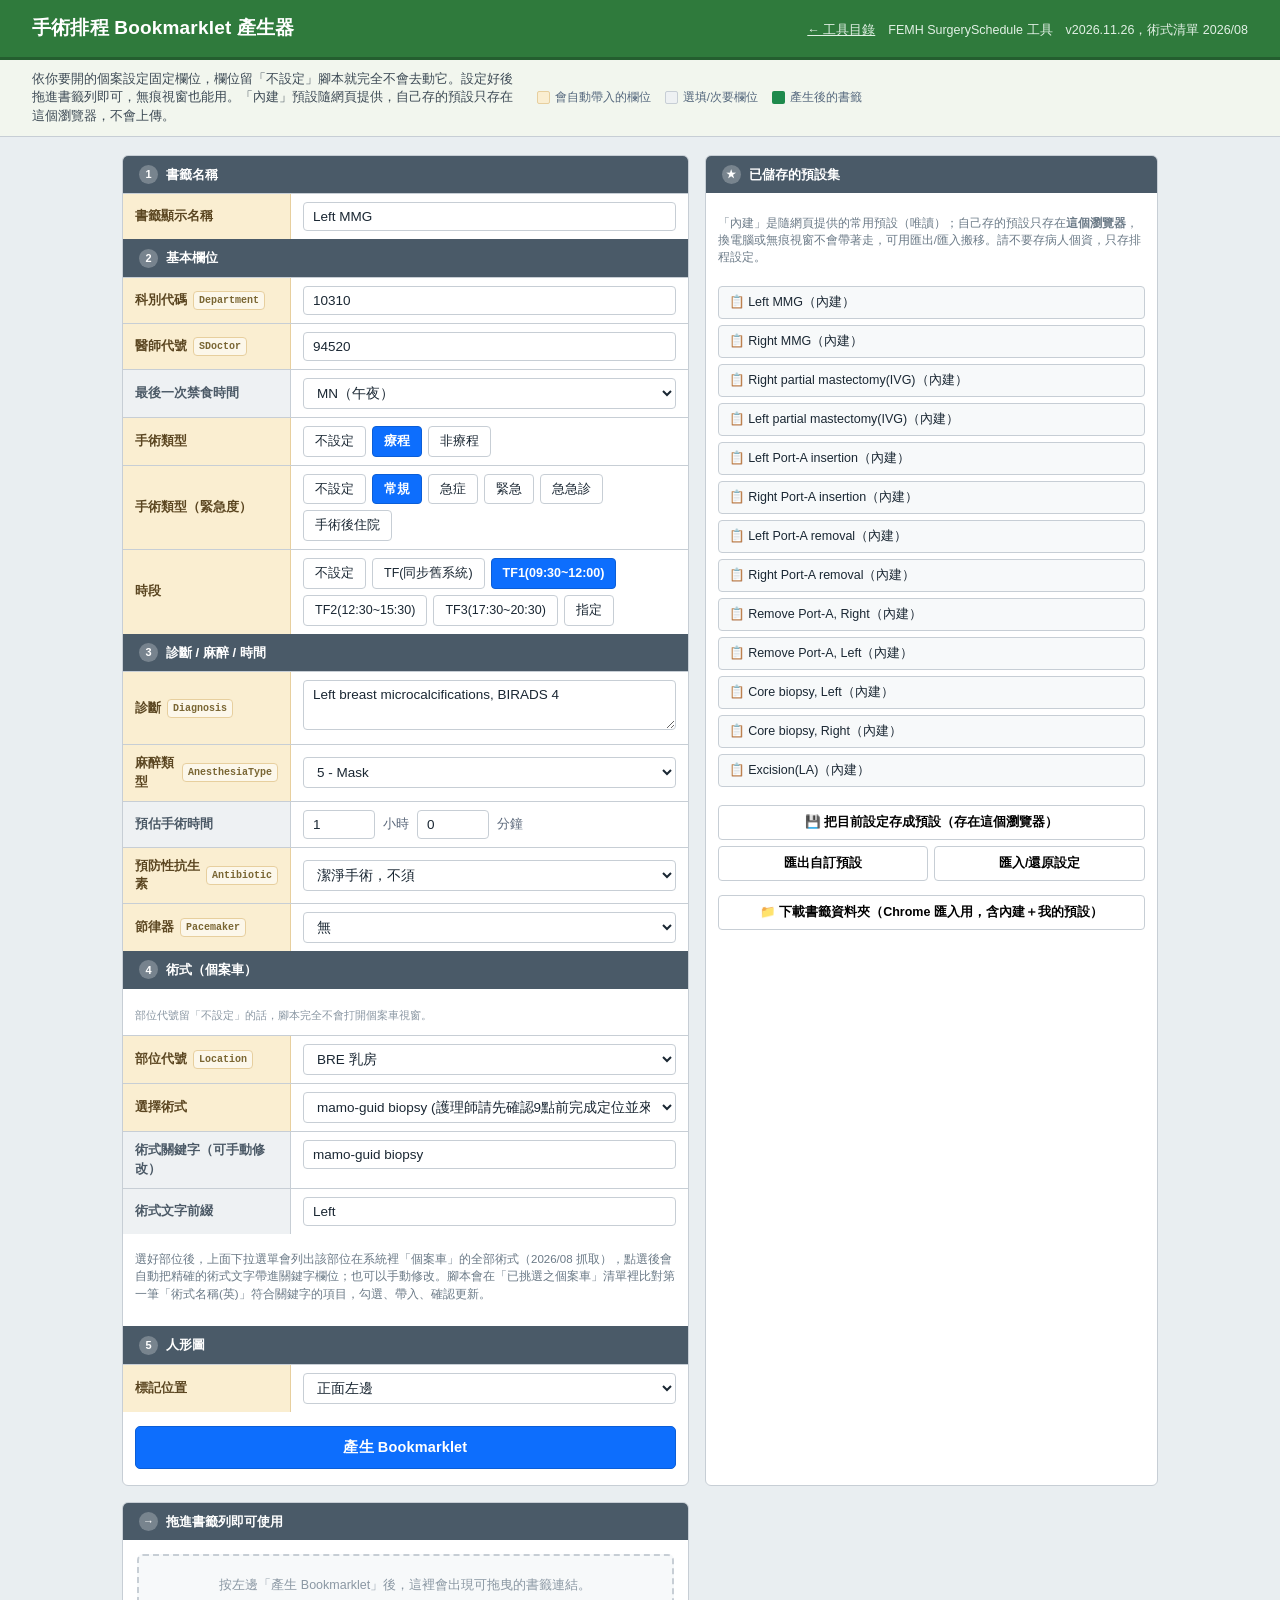
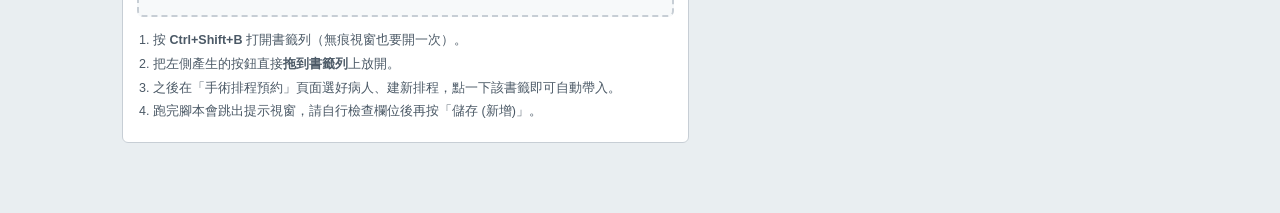
<file: surgery-schedule/index.html>
<!DOCTYPE html>
<html lang="zh-Hant">
<head>
<meta charset="UTF-8">
<meta name="viewport" content="width=device-width, initial-scale=1.0">
<title>手術排程 Bookmarklet 產生器</title>
<link rel="stylesheet" href="styles.css">
</head>
<body>

<div class="top">
  <h1>手術排程 Bookmarklet 產生器</h1>
  <span class="who"><a href="../" style="color:#e2f0e5">← 工具目錄</a>　FEMH SurgerySchedule 工具　v<span id="verNo"></span></span>
</div>
<div class="subbar">
  <p>依你要開的個案設定固定欄位，欄位留「不設定」腳本就完全不會去動它。設定好後拖進書籤列即可，無痕視窗也能用。「內建」預設隨網頁提供，自己存的預設只存在這個瀏覽器，不會上傳。</p>
  <div class="legend">
    <span><span class="swatch tan"></span>會自動帶入的欄位</span>
    <span><span class="swatch gray"></span>選填/次要欄位</span>
    <span><span class="swatch green"></span>產生後的書籤</span>
  </div>
</div>

<main>
  <div class="panel">
    <h2><span class="n">1</span>書籤名稱</h2>
    <div class="frow">
      <div class="fcell">書籤顯示名稱</div>
      <div class="fbody">
        <input type="text" id="bmName" value="Left MMG" placeholder="例如：Left MMG / Right Thyroid">
      </div>
    </div>

    <h2><span class="n">2</span>基本欄位</h2>
    <div class="frow">
      <div class="fcell">科別代碼<span class="badge">Department</span></div>
      <div class="fbody"><input type="text" id="deptCode" value="10310" placeholder="不設定則留空"></div>
    </div>
    <div class="frow">
      <div class="fcell">醫師代號<span class="badge">SDoctor</span></div>
      <div class="fbody"><input type="text" id="doctorCode" value="94520" placeholder="不設定則留空"></div>
    </div>
    <div class="frow">
      <div class="fcell optional">最後一次禁食時間</div>
      <div class="fbody">
        <select id="lastFast">
          <option value="">不設定</option>
          <option value="不需禁食">不需禁食</option>
          <option value="MN" selected>MN（午夜）</option>
        </select>
      </div>
    </div>
    <div class="frow">
      <div class="fcell">手術類型</div>
      <div class="fbody">
        <div class="choice-group" id="courseGroup">
          <label><input type="radio" name="course" value=""><span>不設定</span></label>
          <label><input type="radio" name="course" value="CourseT" checked><span>療程</span></label>
          <label><input type="radio" name="course" value="CourseF"><span>非療程</span></label>
        </div>
      </div>
    </div>
    <div class="frow">
      <div class="fcell">手術類型（緊急度）</div>
      <div class="fbody">
        <div class="choice-group" id="urgencyGroup">
          <label><input type="radio" name="urgency" value=""><span>不設定</span></label>
          <label><input type="radio" name="urgency" value="Conventional0" checked><span>常規</span></label>
          <label><input type="radio" name="urgency" value="Conventional2"><span>急症</span></label>
          <label><input type="radio" name="urgency" value="Conventional1"><span>緊急</span></label>
          <label><input type="radio" name="urgency" value="Conventional3"><span>急急診</span></label>
          <label><input type="radio" name="urgency" value="Conventional4"><span>手術後住院</span></label>
        </div>
      </div>
    </div>
    <div class="frow">
      <div class="fcell">時段</div>
      <div class="fbody">
        <div class="choice-group" id="periodGroup">
          <label><input type="radio" name="period" value=""><span>不設定</span></label>
          <label><input type="radio" name="period" value="op-period-tf"><span>TF(同步舊系統)</span></label>
          <label><input type="radio" name="period" value="op-period-tf1" checked><span>TF1(09:30~12:00)</span></label>
          <label><input type="radio" name="period" value="op-period-tf2"><span>TF2(12:30~15:30)</span></label>
          <label><input type="radio" name="period" value="op-period-tf3"><span>TF3(17:30~20:30)</span></label>
          <label><input type="radio" name="period" value="op-period-assign"><span>指定</span></label>
        </div>
      </div>
    </div>

    <h2><span class="n">3</span>診斷 / 麻醉 / 時間</h2>
    <div class="frow">
      <div class="fcell">診斷<span class="badge">Diagnosis</span></div>
      <div class="fbody stack"><textarea id="diagnosis" placeholder="不設定則留空">Left breast microcalcifications, BIRADS 4</textarea></div>
    </div>
    <div class="frow">
      <div class="fcell">麻醉類型<span class="badge">AnesthesiaType</span></div>
      <div class="fbody">
        <select id="anesthesia">
          <option value="">不設定</option>
          <option value="0">0 - Nil</option>
          <option value="1">1 - GA</option>
          <option value="2">2 - SA</option>
          <option value="3">3 - EA</option>
          <option value="4">4 - IVG</option>
          <option value="5" selected>5 - Mask</option>
          <option value="6">6 - LA</option>
          <option value="7">7 - RA</option>
        </select>
      </div>
    </div>
    <div class="frow">
      <div class="fcell optional">預估手術時間</div>
      <div class="fbody">
        <input type="number" id="durH" value="1" min="0" max="23"><span class="unit">小時</span>
        <input type="number" id="durM" value="0" min="0" max="59" step="5"><span class="unit">分鐘</span>
      </div>
    </div>
    <div class="frow">
      <div class="fcell">預防性抗生素<span class="badge">Antibiotic</span></div>
      <div class="fbody">
        <select id="antibiotic">
          <option value="">不設定</option>
          <option value="0">術前已使用抗生素，不須</option>
          <option value="1" selected>潔淨手術，不須</option>
          <option value="2">須使用</option>
        </select>
      </div>
    </div>
    <div class="frow">
      <div class="fcell">節律器<span class="badge">Pacemaker</span></div>
      <div class="fbody">
        <select id="pacemaker">
          <option value="">不設定</option>
          <option value="0" selected>無</option>
          <option value="1">ICD</option>
          <option value="2">Pacemaker</option>
        </select>
      </div>
    </div>

    <h2><span class="n">4</span>術式（個案車）</h2>
    <p class="skip-note">部位代號留「不設定」的話，腳本完全不會打開個案車視窗。</p>
    <div class="frow">
      <div class="fcell">部位代號<span class="badge">Location</span></div>
      <div class="fbody">
        <select id="location">
          <option value="">不設定（略過個案車）</option>
          <option value="ABD">ABD 腹部</option>
          <option value="ALL">ALL 全身</option>
          <option value="APP">APP 闌尾</option>
          <option value="BRE" selected>BRE 乳房</option>
          <option value="CHO">CHO 膽管</option>
          <option value="COL">COL 大腸</option>
          <option value="GAS">GAS 胃部</option>
          <option value="GBR">GBR 膽囊</option>
          <option value="IGN">IGN 腹股溝</option>
          <option value="JEJ">JEJ 小腸</option>
          <option value="KDN">KDN 腎臟</option>
          <option value="LIR">LIR 肝臟</option>
          <option value="MBA">MBA 乳房+腋下</option>
          <option value="NAV">NAV 臍部</option>
          <option value="ROH">ROH 股部</option>
          <option value="TYE">TYE 甲狀腺</option>
          <option value="VSL">VSL 血管</option>
        </select>
      </div>
    </div>
    <div class="frow">
      <div class="fcell">選擇術式</div>
      <div class="fbody stack">
        <select id="procPicker" style="width:100%;">
          <option value="">請先選部位代號…</option>
        </select>
      </div>
    </div>
    <div class="frow">
      <div class="fcell optional">術式關鍵字（可手動修改）</div>
      <div class="fbody stack"><input type="text" id="procKeyword" value="mamo-guid biopsy" placeholder="例如：mamo-guid biopsy" style="width:100%;"></div>
    </div>
    <div class="frow">
      <div class="fcell optional">術式文字前綴</div>
      <div class="fbody"><input type="text" id="procPrefix" value="Left" placeholder="例如：Left / Right（可留空）"></div>
    </div>
    <p class="hint">選好部位後，上面下拉選單會列出該部位在系統裡「個案車」的全部術式（2026/08 抓取），點選後會自動把精確的術式文字帶進關鍵字欄位；也可以手動修改。腳本會在「已挑選之個案車」清單裡比對第一筆「術式名稱(英)」符合關鍵字的項目，勾選、帶入、確認更新。</p>

    <h2><span class="n">5</span>人形圖</h2>
    <div class="frow">
      <div class="fcell">標記位置</div>
      <div class="fbody">
        <select id="humanFigure">
          <option value="">不設定（略過人形圖）</option>
          <option value="Front">正面無左右</option>
          <option value="Front_Right">正面右邊</option>
          <option value="Front_Left" selected>正面左邊</option>
          <option value="Back">背面無左右</option>
          <option value="Back_Left">背面左邊</option>
          <option value="Back_Right">背面右邊</option>
        </select>
      </div>
    </div>

    <button class="generate-btn" id="genBtn">產生 Bookmarklet</button>
  </div>

  <div class="panel">
    <h2><span class="n">★</span>已儲存的預設集</h2>
    <div class="panel-body">
      <p class="hint" style="padding:10px 0 8px;">「內建」是隨網頁提供的常用預設（唯讀）；自己存的預設只存在<strong>這個瀏覽器</strong>，換電腦或無痕視窗不會帶著走，可用匯出/匯入搬移。請不要存病人個資，只存排程設定。</p>
      <div id="presetList"></div>
      <div class="preset-actions">
        <button class="copy-btn" id="presetSaveBtn">💾 把目前設定存成預設（存在這個瀏覽器）</button>
        <div class="preset-actions-row">
          <button class="copy-btn" id="presetExportBtn">匯出自訂預設</button>
          <button class="copy-btn" id="presetImportBtn">匯入/還原設定</button>
        </div>
        <button class="copy-btn" id="presetBookmarksBtn">📁 下載書籤資料夾（Chrome 匯入用，含內建＋我的預設）</button>
        <textarea id="presetImportExportArea" style="display:none;" placeholder=""></textarea>
        <button class="copy-btn" id="presetImportConfirmBtn" style="display:none;background:var(--blue);color:#fff;border-color:var(--blue-dark);">確認匯入</button>
      </div>
    </div>
  </div>

  <div class="panel sticky">
    <h2><span class="n">→</span>拖進書籤列即可使用</h2>
    <div class="bm-slot" id="bmSlot">
      <div class="placeholder">按左邊「產生 Bookmarklet」後，這裡會出現可拖曳的書籤連結。</div>
    </div>
    <ol class="checklist">
      <li>按 <strong>Ctrl+Shift+B</strong> 打開書籤列（無痕視窗也要開一次）。</li>
      <li>把左側產生的按鈕直接<strong>拖到書籤列</strong>上放開。</li>
      <li>之後在「手術排程預約」頁面選好病人、建新排程，點一下該書籤即可自動帶入。</li>
      <li>跑完腳本會跳出提示視窗，請自行檢查欄位後再按「儲存 (新增)」。</li>
    </ol>
  </div>
</main>

<script src="data/procedures.js"></script>
<script src="data/presets.js"></script>
<script src="buildscript.js"></script>
<script src="../assets/bookmarks-export.js"></script>
<script src="app.js"></script>

</body>
</html>
</file>
<file: surgery-schedule/styles.css>
:root{
    --header-green:#2f7a3c;
    --header-green-dark:#245e2f;
    --ink:#1a2733;
    --paper:#e9eef1;
    --panel:#ffffff;
    --line:#c7ced5;
    --tan:#faeed1;
    --tan-line:#e7cf9e;
    --gray-cell:#eef1f3;
    --blue:#0d6efd;
    --blue-dark:#0b5ed7;
    --green-ok:#1e8a4c;
    --green-ok-dark:#166b3a;
    --mono: "SF Mono", "Consolas", "Menlo", monospace;
  }
  *{box-sizing:border-box;}
  body{
    margin:0;
    background:var(--paper);
    color:var(--ink);
    font-family: "Segoe UI", "Noto Sans TC", "PingFang TC", Arial, sans-serif;
    line-height:1.5;
    font-size:14px;
  }
  .top{
    background:var(--header-green);
    color:#fff;
    padding:14px clamp(14px,3vw,32px);
    display:flex;
    align-items:baseline;
    justify-content:space-between;
    flex-wrap:wrap;
    gap:6px;
    border-bottom:3px solid var(--header-green-dark);
  }
  .top h1{
    margin:0;
    font-size:19px;
    font-weight:700;
    letter-spacing:.01em;
  }
  .top .who{
    font-size:12.5px;
    color:#e2f0e5;
  }
  .subbar{
    background:#f2f6ee;
    border-bottom:1px solid var(--line);
    padding:10px clamp(14px,3vw,32px);
    font-size:12.5px;
    color:#3d4a55;
    display:flex;
    flex-wrap:wrap;
    gap:18px;
    align-items:center;
  }
  .subbar p{ margin:0; max-width:70ch; }
  .legend{ display:flex; gap:14px; flex-wrap:wrap; }
  .legend span{ display:inline-flex; align-items:center; gap:5px; font-size:11.5px; color:#54677d; }
  .swatch{ width:13px; height:13px; border-radius:2px; display:inline-block; border:1px solid rgba(0,0,0,.15); }
  .swatch.tan{ background:var(--tan); border-color:var(--tan-line); }
  .swatch.gray{ background:var(--gray-cell); border-color:var(--line); }
  .swatch.green{ background:var(--green-ok); border:none; }

  main{
    max-width:1100px;
    margin:0 auto;
    padding:18px clamp(14px,3vw,32px) 70px;
    display:grid;
    grid-template-columns: 1.25fr 1fr;
    gap:16px;
  }
  @media (max-width: 880px){
    main{ grid-template-columns:1fr; }
  }
  .panel{
    background:var(--panel);
    border:1px solid var(--line);
    border-radius:6px;
    overflow:hidden;
  }
  .panel-inner{ padding:14px clamp(12px,2vw,18px); }
  .panel h2{
    font-size:13px;
    font-weight:700;
    color:#fff;
    background:#4a5a68;
    margin:0;
    padding:9px 16px;
    display:flex;
    align-items:center;
    gap:8px;
  }
  .panel h2 .n{
    display:inline-flex;
    align-items:center;
    justify-content:center;
    width:19px;height:19px;
    border-radius:50%;
    background:rgba(255,255,255,.25);
    color:#fff;
    font-size:11px;
    font-weight:700;
  }
  fieldset{
    border:none;
    padding:0;
    margin:0 0 2px;
  }
  fieldset legend{
    font-size:12.5px;
    font-weight:600;
    color:var(--ink);
    padding:0;
    width:100%;
  }
  /* 表格式列：左邊標籤欄(仿原系統色塊)，右邊控制項 */
  .frow{
    display:grid;
    grid-template-columns: 168px 1fr;
    border-top:1px solid var(--line);
  }
  .frow:first-child{ border-top:none; }
  @media (max-width: 620px){
    .frow{ grid-template-columns:1fr; }
  }
  .fcell{
    background:var(--tan);
    border-right:1px solid var(--tan-line);
    padding:9px 12px;
    font-size:12.5px;
    font-weight:600;
    color:#5a4520;
    display:flex;
    align-items:center;
  }
  .fcell.optional{
    background:var(--gray-cell);
    border-right-color:var(--line);
    color:#4b5966;
  }
  .fbody{
    padding:8px 12px;
    display:flex;
    align-items:center;
    flex-wrap:wrap;
    gap:8px;
    background:#fff;
  }
  .fbody.stack{ display:block; }
  .badge{
    display:inline-block;
    font-family:var(--mono);
    font-size:10px;
    background:rgba(255,255,255,.55);
    border:1px solid var(--tan-line);
    border-radius:4px;
    padding:1px 5px;
    margin-left:6px;
    color:#7a6633;
  }
  input[type=text], input[type=number], select, textarea{
    padding:6px 9px;
    border:1px solid var(--line);
    border-radius:4px;
    font-size:13.5px;
    font-family:inherit;
    background:#fff;
    color:var(--ink);
  }
  .fbody input[type=text], .fbody select{ flex:1; min-width:120px; }
  .fbody.stack textarea, .fbody.stack input, .fbody.stack select{ width:100%; }
  input[type=number]{ width:72px; }
  textarea{ resize:vertical; min-height:50px; width:100%; }
  input:focus, select:focus, textarea:focus{
    outline:2px solid var(--blue);
    outline-offset:0;
    border-color:var(--blue);
  }
  .unit{ font-size:12.5px; color:#5a677a; }

  .choice-group{
    display:flex;
    flex-wrap:wrap;
    gap:6px;
  }
  .choice-group label{
    border:1px solid var(--line);
    border-radius:4px;
    padding:5px 11px;
    font-size:12.5px;
    cursor:pointer;
    background:#fff;
    user-select:none;
  }
  .choice-group input{ display:none; }
  .choice-group label:has(input:checked){
    background:var(--blue);
    border-color:var(--blue-dark);
    color:#fff;
    font-weight:700;
  }

  .hint{
    font-size:11.5px;
    color:#6b7a87;
    padding:6px 12px 12px;
    background:#fff;
  }
  .skip-note{
    font-size:11px;
    color:#8a97a3;
    padding:8px 12px 0;
    background:#fff;
    font-family:var(--mono);
  }

  .generate-btn{
    width:calc(100% - 24px);
    margin:14px 12px 16px;
    padding:11px 16px;
    border:1px solid var(--blue-dark);
    border-radius:5px;
    background:var(--blue);
    color:#fff;
    font-size:14.5px;
    font-weight:700;
    cursor:pointer;
    letter-spacing:.01em;
  }
  .generate-btn:hover{ background:var(--blue-dark); }

  .sticky{ position:sticky; top:14px; align-self:start; }

  .bm-slot{
    margin:14px;
    border:2px dashed var(--line);
    border-radius:6px;
    padding:20px 14px;
    text-align:center;
    background:#f7f9fa;
  }
  .bm-slot.ready{
    border-style:solid;
    border-color:var(--green-ok);
    background:#eef8f0;
  }
  .bm-link{
    display:inline-flex;
    align-items:center;
    gap:8px;
    padding:9px 18px;
    background:var(--green-ok);
    border:1px solid var(--green-ok-dark);
    color:#fff !important;
    border-radius:5px;
    text-decoration:none;
    font-weight:700;
    font-size:13.5px;
    cursor:grab;
  }
  .bm-link:active{ cursor:grabbing; }
  .bm-slot .instructions{
    margin-top:10px;
    font-size:12px;
    color:#5a677a;
  }
  .raw-box{ margin-top:12px; }
  .raw-box textarea{
    font-family:var(--mono);
    font-size:10.5px;
    height:100px;
    background:#1f2b25;
    color:#bfe3c9;
    border:none;
    width:100%;
  }
  .copy-btn{
    margin-top:8px;
    width:100%;
    padding:8px;
    border-radius:4px;
    border:1px solid var(--line);
    background:#fff;
    font-size:12.5px;
    font-weight:600;
    cursor:pointer;
  }
  .copy-btn:hover{ background:#f2f5f8; }
  .placeholder{ color:#8a97a3; font-size:12.5px; }
  .checklist{
    font-size:12.5px;
    color:#4b5966;
    margin:0;
    padding:0 26px 16px 30px;
  }
  .checklist li{ margin-bottom:5px; }

  .panel-body{ padding:0 12px 12px; }
  #presetList{ margin-bottom:10px; }
  .preset-row{
    display:flex;
    align-items:center;
    gap:6px;
    margin-bottom:6px;
  }
  .preset-load{
    flex:1;
    text-align:left;
    padding:7px 10px;
    border:1px solid var(--line);
    border-radius:4px;
    background:#f7f9fa;
    font-size:12.5px;
    cursor:pointer;
    color:var(--ink);
  }
  .preset-load:hover{ background:#eef2f4; }
  .preset-del{
    width:26px;
    height:26px;
    flex-shrink:0;
    border:1px solid var(--line);
    border-radius:4px;
    background:#fff;
    color:#a44;
    cursor:pointer;
    font-size:12px;
  }
  .preset-del:hover{ background:#fdeeee; }
  .preset-actions{ display:flex; flex-direction:column; gap:6px; }
  .preset-actions-row{ display:flex; gap:6px; }
  .preset-actions-row .copy-btn{ margin-top:0; }
  #presetImportExportArea{
    width:100%;
    height:90px;
    font-family:var(--mono);
    font-size:10.5px;
    margin-top:2px;
  }
</file>
